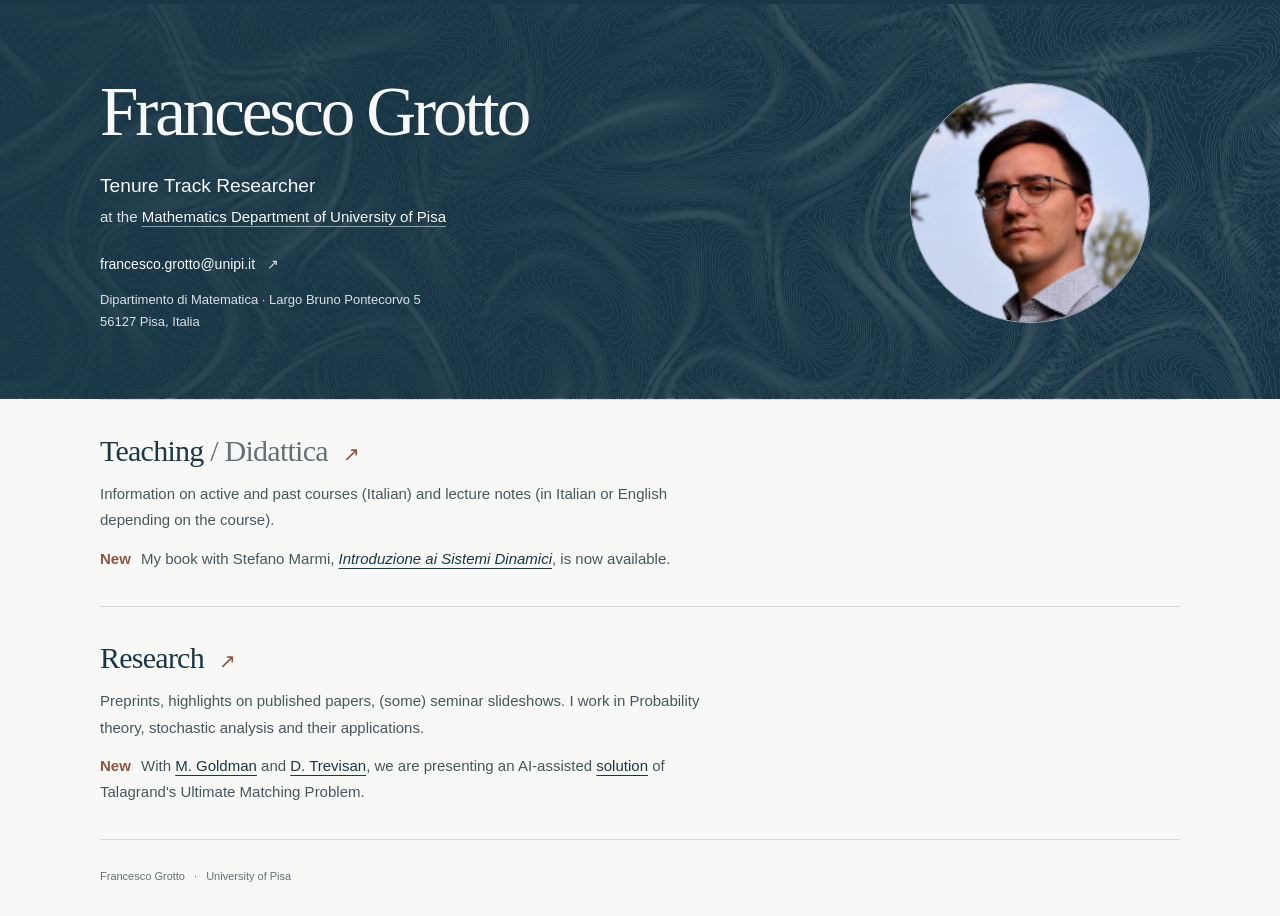
<file: index.html>
<!doctype html>
<html lang="en">
<head>
  <meta charset="utf-8">
  <meta name="viewport" content="width=device-width, initial-scale=1">
  <meta name="description" content="Francesco Grotto, Tenure Track Researcher at the University of Pisa. Probability theory, stochastic analysis and mathematical fluid dynamics.">
  <meta name="theme-color" content="#193746">
  <title translate="no">Francesco Grotto | University of Pisa</title>
  <link rel="icon" href="assets/favicon.svg" type="image/svg+xml">
  <link rel="stylesheet" href="assets/style.css">
</head>
<body class="home">
  <a class="skip-link" href="#main">Skip to content</a>
  <main id="main">
    <div class="vorticity-band">
      <section class="profile site-shell" aria-labelledby="profile-name">
        <div class="profile-identity">
          <h1 id="profile-name" class="notranslate" translate="no">Francesco Grotto</h1>
        </div>
        <div class="profile-details">
          <p class="profile-role">Tenure Track Researcher</p>
          <p class="profile-affiliation">at the <a href="https://www.dm.unipi.it/">Mathematics Department of University of Pisa</a></p>
          <address class="profile-contact">
            <a class="email-link" href="mailto:francesco.grotto@unipi.it">francesco.grotto@unipi.it <span aria-hidden="true">↗</span></a>
            <span>Dipartimento di Matematica · Largo Bruno Pontecorvo 5<br>56127 Pisa, Italia</span>
          </address>
        </div>
        <figure class="portrait">
          <img src="assets/portrait.jpg" alt="Portrait of Francesco Grotto" width="240" height="240" fetchpriority="high">
         </figure>
      </section>
    </div>

    <div class="site-shell">
      <div class="home-sections">
        <section class="home-section" aria-labelledby="teaching-title">
          <div class="home-section-copy">
            <h2 id="teaching-title"><a href="teaching.html">Teaching <span class="title-translation" lang="it">/ Didattica</span><span class="section-arrow" aria-hidden="true">↗</span></a></h2>
            <p>Information on active and past courses (Italian) and lecture notes (in Italian or English depending on the course).</p>
            <p class="home-news"><strong>New</strong> My book with Stefano Marmi, <a href="https://edizioni.sns.it/prodotto/introduzione-ai-sistemi-dinamici/"><cite lang="it">Introduzione ai Sistemi Dinamici</cite></a>, is now available.</p>
          </div>
        </section>
        <section class="home-section" aria-labelledby="research-title">
          <div class="home-section-copy">
            <h2 id="research-title"><a href="research.html">Research<span class="section-arrow" aria-hidden="true">↗</span></a></h2>
            <p>Preprints, highlights on published papers, (some) seminar slideshows. I work in Probability theory, stochastic analysis and their applications. </p>
            <p class="home-news"><strong>New</strong> With <a href="https://www.cmap.polytechnique.fr/~michael.goldman/">M. Goldman</a> and <a href="https://web.dm.unipi.it/trevisan/it/">D. Trevisan</a>, we are presenting an AI-assisted <a href="https://hexagonmath.org/2611.00294v1">solution</a> of Talagrand's Ultimate Matching Problem.</p>
          </div>
        </section>
      </div>
    </div>
  </main>

  <footer class="site-footer site-shell">
    <p><bdi class="notranslate" translate="no">Francesco Grotto</bdi> <span aria-hidden="true">·</span> University of Pisa</p>
  </footer>
</body>
</html>
</file>
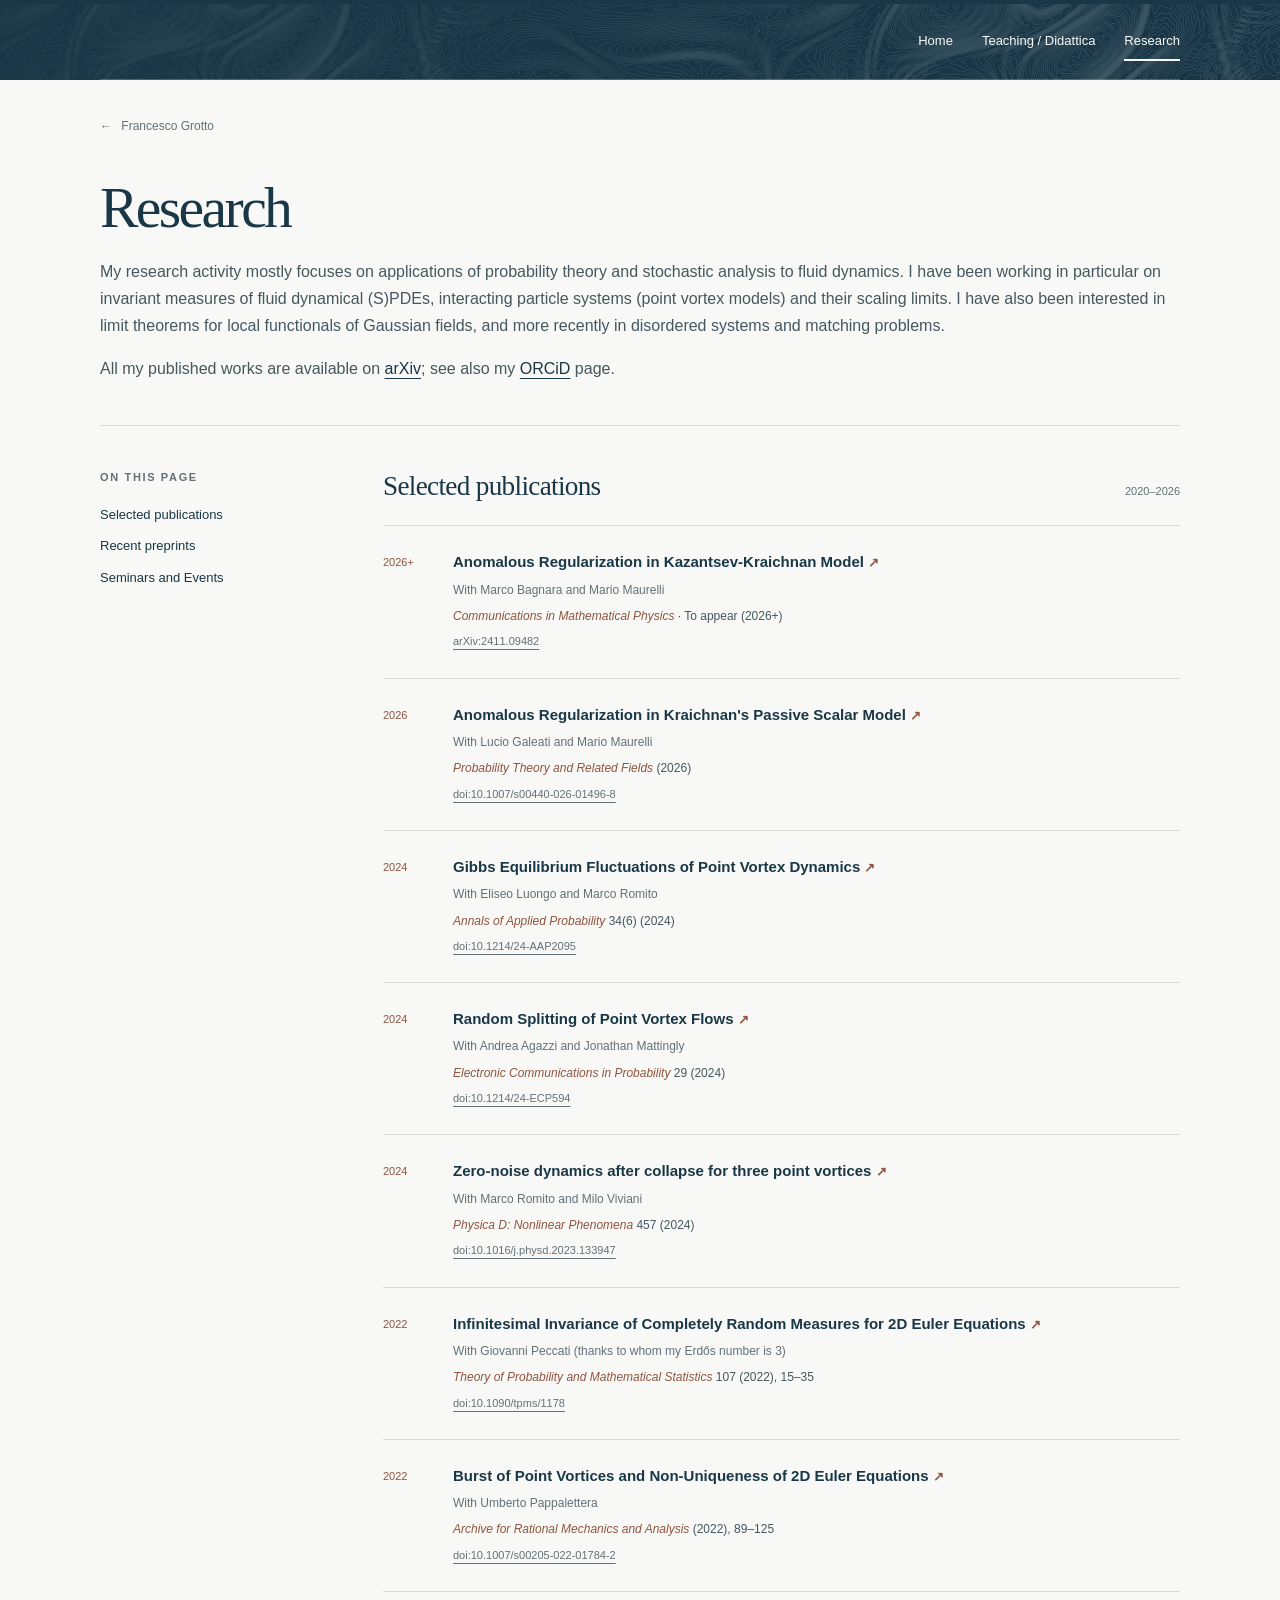
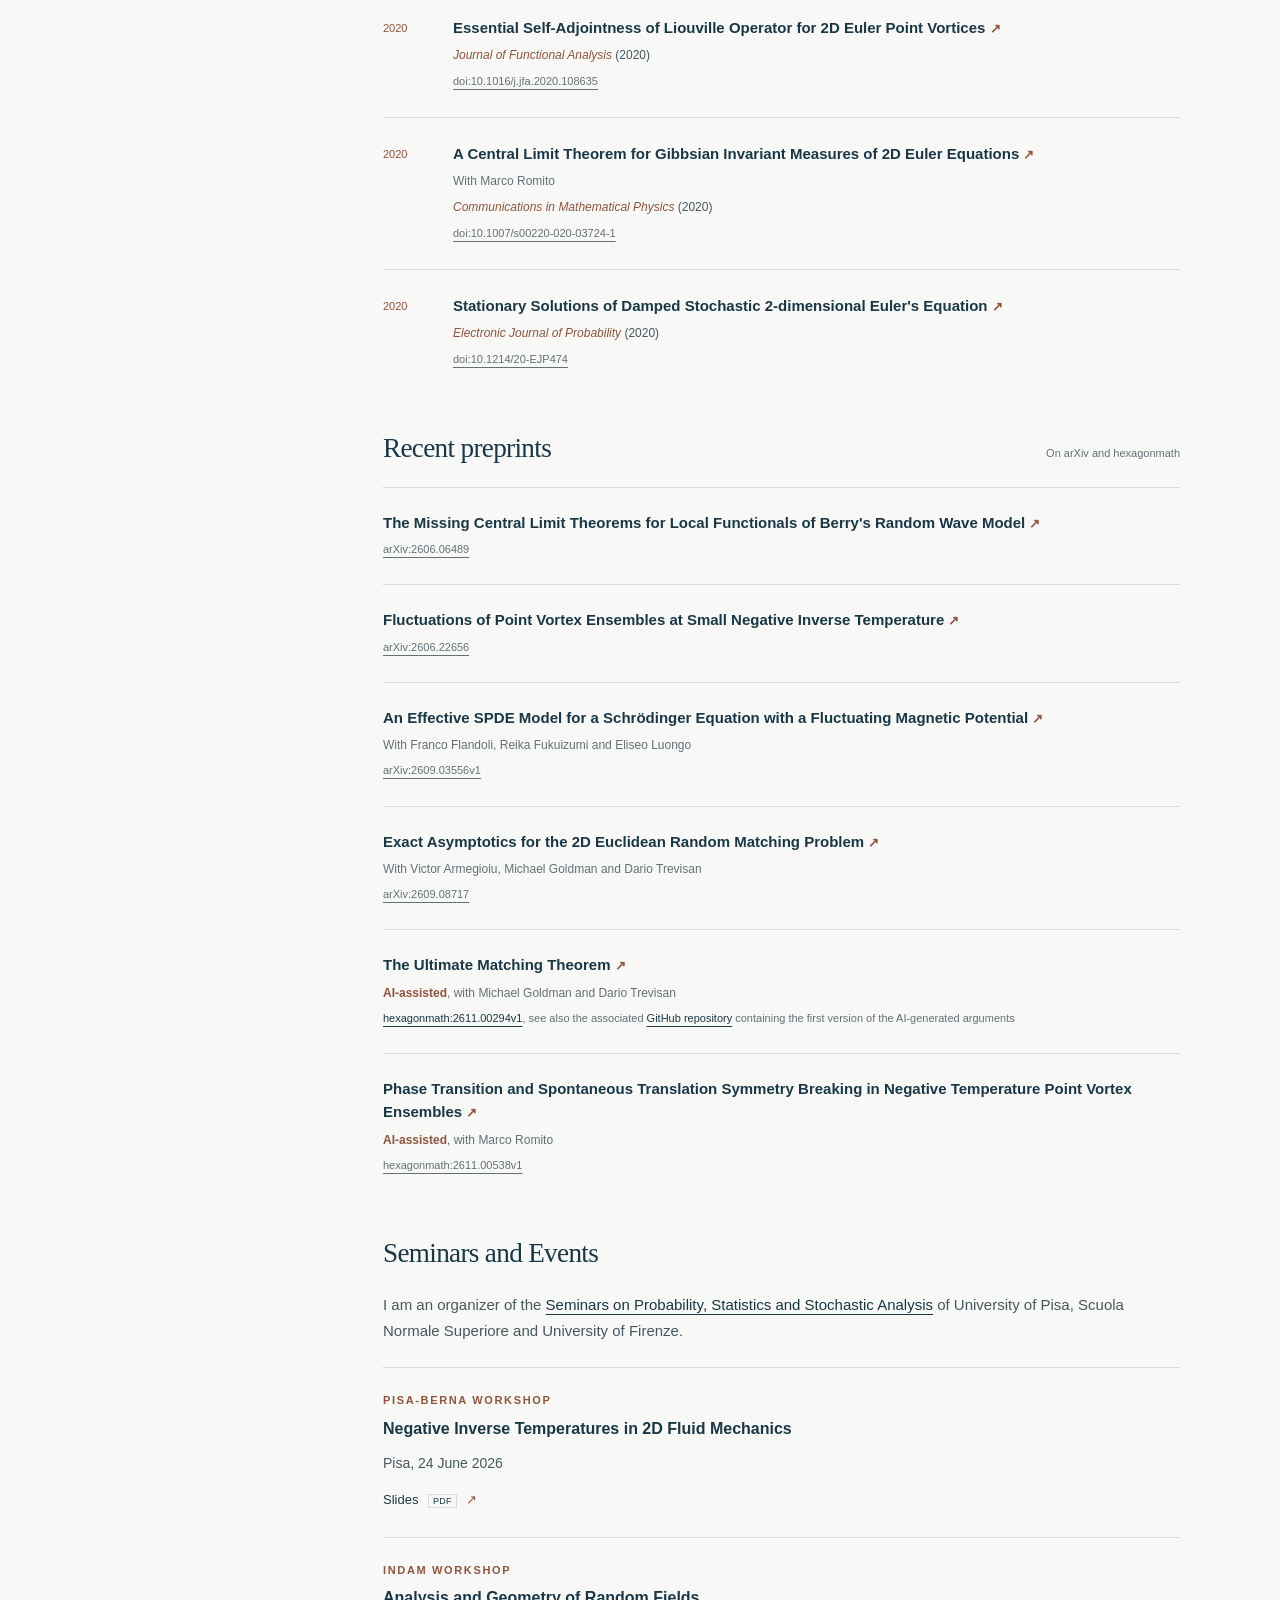
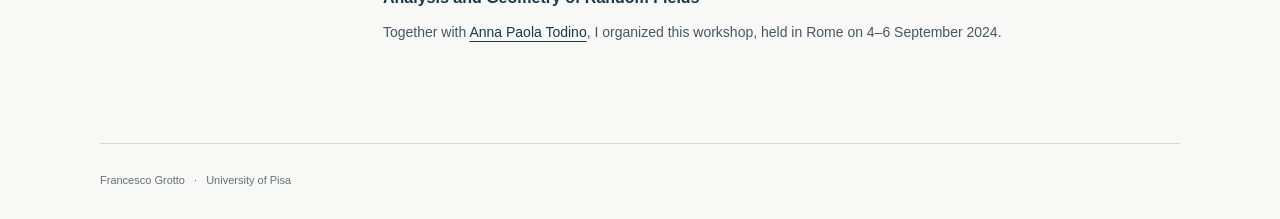
<file: research.html>
<!doctype html>
<html lang="en">
<head>
  <meta charset="utf-8">
  <meta name="viewport" content="width=device-width, initial-scale=1">
  <meta name="description" content="Research interests and selected publications of Francesco Grotto: probability theory, stochastic analysis, fluid dynamics and interacting particle systems.">
  <meta name="theme-color" content="#193746">
  <title translate="no">Research | Francesco Grotto</title>
  <link rel="icon" href="assets/favicon.svg" type="image/svg+xml">
  <link rel="stylesheet" href="assets/style.css">
</head>
<body>
  <a class="skip-link" href="#main">Skip to content</a>
  <div class="vorticity-band navigation-band">
    <header class="site-header site-shell">
      <nav aria-label="Main navigation">
        <a href="index.html">Home</a>
        <a href="teaching.html" lang="it">Teaching / Didattica</a>
        <a href="research.html" aria-current="page">Research</a>
      </nav>
    </header>
  </div>

  <div class="site-shell">
    <main id="main">
      <div class="page-heading">
        <a class="back-link notranslate" translate="no" href="index.html"><span aria-hidden="true">←</span> Francesco Grotto</a>
        <h1>Research</h1>
        <div class="page-intro">
          <p>My research activity mostly focuses on applications of probability theory and stochastic analysis to fluid dynamics. I have been working in particular on invariant measures of fluid dynamical (S)PDEs, interacting particle systems (point vortex models) and their scaling limits. I have also been interested in limit theorems for local functionals of Gaussian fields, and more recently in disordered systems and matching problems.</p>
          <p>All my published works are available on <a href="https://arxiv.org/search/?query=Grotto%2C+Francesco&amp;searchtype=author">arXiv</a>; see also my <a href="https://orcid.org/0000-0002-8689-4863">ORCiD</a> page.</p>
        </div>
      </div>

      <div class="page-layout">
        <aside class="page-sidebar" aria-label="Page contents">
          <p class="eyebrow">On this page</p>
          <nav aria-label="Research sections">
            <a href="#selected-publications">Selected publications</a>
            <a href="#recent-preprints">Recent preprints</a>
            <a href="#seminars-and-events">Seminars and Events</a>
          </nav>
        </aside>

        <div class="page-content">
          <section class="publications-section" id="selected-publications" aria-labelledby="publications-title">
            <div class="section-heading">
              <h2 id="publications-title">Selected publications</h2>
              <span class="section-note">2020–2026</span>
            </div>
            <ol class="publication-list" aria-label="Selected publications, most recent first">
              <li class="publication">
                <span class="publication-year">2026+</span>
                <div>
                  <h3><a href="https://arxiv.org/abs/2411.09482">Anomalous Regularization in Kazantsev-Kraichnan Model <span aria-hidden="true">↗</span></a></h3>
                  <p class="publication-authors">With <a href="https://marcobagnara.github.io/">Marco Bagnara</a> and <a href="https://sites.google.com/unipi.it/mariomaurelli/homepage">Mario Maurelli</a></p>
                  <p class="publication-venue"><cite>Communications in Mathematical Physics</cite> · To appear (2026+)</p>
                  <a class="publication-source" href="https://arxiv.org/abs/2411.09482">arXiv:2411.09482</a>
                </div>
              </li>
              <li class="publication">
                <span class="publication-year">2026</span>
                <div>
                  <h3><a href="https://doi.org/10.1007/s00440-026-01496-8">Anomalous Regularization in Kraichnan's Passive Scalar Model <span aria-hidden="true">↗</span></a></h3>
                  <p class="publication-authors">With <a href="https://sites.google.com/view/lucio-galeati-math/home">Lucio Galeati</a> and <a href="https://sites.google.com/unipi.it/mariomaurelli/homepage">Mario Maurelli</a></p>
                  <p class="publication-venue"><cite>Probability Theory and Related Fields</cite> (2026)</p>
                  <a class="publication-source" href="https://doi.org/10.1007/s00440-026-01496-8">doi:10.1007/s00440-026-01496-8</a>
                </div>
              </li>
              <li class="publication">
                <span class="publication-year">2024</span>
                <div>
                  <h3><a href="https://projecteuclid.org/journals/annals-of-applied-probability/volume-34/issue-6/Gibbs-equilibrium-fluctuations-of-point-vortex-dynamics/10.1214/24-AAP2095.short">Gibbs Equilibrium Fluctuations of Point Vortex Dynamics <span aria-hidden="true">↗</span></a></h3>
                  <p class="publication-authors">With Eliseo Luongo and <a href="https://people.dm.unipi.it/romito/">Marco Romito</a></p>
                  <p class="publication-venue"><cite>Annals of Applied Probability</cite> 34(6) (2024)</p>
                  <a class="publication-source" href="https://projecteuclid.org/journals/annals-of-applied-probability/volume-34/issue-6/Gibbs-equilibrium-fluctuations-of-point-vortex-dynamics/10.1214/24-AAP2095.short">doi:10.1214/24-AAP2095</a>
                </div>
              </li>
              <li class="publication">
                <span class="publication-year">2024</span>
                <div>
                  <h3><a href="https://doi.org/10.1214/24-ECP594">Random Splitting of Point Vortex Flows <span aria-hidden="true">↗</span></a></h3>
                  <p class="publication-authors">With <a href="https://people.dm.unipi.it/agazzi/">Andrea Agazzi</a> and <a href="https://scholars.duke.edu/person/jonathan.mattingly">Jonathan Mattingly</a></p>
                  <p class="publication-venue"><cite>Electronic Communications in Probability</cite> 29 (2024)</p>
                  <a class="publication-source" href="https://doi.org/10.1214/24-ECP594">doi:10.1214/24-ECP594</a>
                </div>
              </li>
              <li class="publication">
                <span class="publication-year">2024</span>
                <div>
                  <h3><a href="https://doi.org/10.1016/j.physd.2023.133947">Zero-noise dynamics after collapse for three point vortices <span aria-hidden="true">↗</span></a></h3>
                  <p class="publication-authors">With <a href="https://people.dm.unipi.it/romito/">Marco Romito</a> and <a href="https://miloviviani.wordpress.com/">Milo Viviani</a></p>
                  <p class="publication-venue"><cite>Physica D: Nonlinear Phenomena</cite> 457 (2024)</p>
                  <a class="publication-source" href="https://doi.org/10.1016/j.physd.2023.133947">doi:10.1016/j.physd.2023.133947</a>
                </div>
              </li>
              <li class="publication">
                <span class="publication-year">2022</span>
                <div>
                  <h3><a href="https://doi.org/10.1090/tpms/1178">Infinitesimal Invariance of Completely Random Measures for 2D Euler Equations <span aria-hidden="true">↗</span></a></h3>
                  <p class="publication-authors">With <a href="https://sites.google.com/site/giovannipeccati/home">Giovanni Peccati</a> (thanks to whom my Erdős number is 3)</p>
                  <p class="publication-venue"><cite>Theory of Probability and Mathematical Statistics</cite> 107 (2022), 15–35</p>
                  <a class="publication-source" href="https://doi.org/10.1090/tpms/1178">doi:10.1090/tpms/1178</a>
                </div>
              </li>
              <li class="publication">
                <span class="publication-year">2022</span>
                <div>
                  <h3><a href="https://doi.org/10.1007/s00205-022-01784-2">Burst of Point Vortices and Non-Uniqueness of 2D Euler Equations <span aria-hidden="true">↗</span></a></h3>
                  <p class="publication-authors">With Umberto Pappalettera</p>
                  <p class="publication-venue"><cite>Archive for Rational Mechanics and Analysis</cite> (2022), 89–125</p>
                  <a class="publication-source" href="https://doi.org/10.1007/s00205-022-01784-2">doi:10.1007/s00205-022-01784-2</a>
                </div>
              </li>
              <li class="publication">
                <span class="publication-year">2020</span>
                <div>
                  <h3><a href="https://doi.org/10.1016/j.jfa.2020.108635">Essential Self-Adjointness of Liouville Operator for 2D Euler Point Vortices <span aria-hidden="true">↗</span></a></h3>
                  <p class="publication-venue"><cite>Journal of Functional Analysis</cite> (2020)</p>
                  <a class="publication-source" href="https://doi.org/10.1016/j.jfa.2020.108635">doi:10.1016/j.jfa.2020.108635</a>
                </div>
              </li>
              <li class="publication">
                <span class="publication-year">2020</span>
                <div>
                  <h3><a href="https://doi.org/10.1007/s00220-020-03724-1">A Central Limit Theorem for Gibbsian Invariant Measures of 2D Euler Equations <span aria-hidden="true">↗</span></a></h3>
                  <p class="publication-authors">With <a href="https://people.dm.unipi.it/romito/">Marco Romito</a></p>
                  <p class="publication-venue"><cite>Communications in Mathematical Physics</cite> (2020)</p>
                  <a class="publication-source" href="https://doi.org/10.1007/s00220-020-03724-1">doi:10.1007/s00220-020-03724-1</a>
                </div>
              </li>
              <li class="publication">
                <span class="publication-year">2020</span>
                <div>
                  <h3><a href="https://doi.org/10.1214/20-EJP474">Stationary Solutions of Damped Stochastic 2-dimensional Euler's Equation <span aria-hidden="true">↗</span></a></h3>
                  <p class="publication-venue"><cite>Electronic Journal of Probability</cite> (2020)</p>
                  <a class="publication-source" href="https://doi.org/10.1214/20-EJP474">doi:10.1214/20-EJP474</a>
                </div>
              </li>
            </ol>
          </section>

          <section class="preprints-section" id="recent-preprints" aria-labelledby="preprints-title">
            <div class="section-heading">
              <h2 id="preprints-title">Recent preprints</h2>
              <span class="section-note">On arXiv and hexagonmath</span>
            </div>
            <ul class="preprint-list">
              <li>
                <h3><a href="https://arxiv.org/abs/2606.06489">The Missing Central Limit Theorems for Local Functionals of Berry's Random Wave Model <span aria-hidden="true">↗</span></a></h3>
                <a class="publication-source" href="https://arxiv.org/abs/2606.06489">arXiv:2606.06489</a>
              </li>
              <li>
                <h3><a href="https://arxiv.org/abs/2606.22656">Fluctuations of Point Vortex Ensembles at Small Negative Inverse Temperature <span aria-hidden="true">↗</span></a></h3>
                <a class="publication-source" href="https://arxiv.org/abs/2606.22656">arXiv:2606.22656</a>
              </li>
              <li>
                <h3><a href="https://arxiv.org/abs/2609.03556v1">An Effective SPDE Model for a Schrödinger Equation with a Fluctuating Magnetic Potential <span aria-hidden="true">↗</span></a></h3>
                <p class="publication-authors">With <a href="https://sites.google.com/sns.it/franco-flandoli/home-page">Franco Flandoli</a>, <a href="https://w-rdb.waseda.jp/html/100003634_en.html">Reika Fukuizumi</a> and Eliseo Luongo</p>
                <a class="publication-source" href="https://arxiv.org/abs/2609.03556v1">arXiv:2609.03556v1</a>
              </li>
              <li>
                <h3><a href="https://arxiv.org/abs/2609.08717">Exact Asymptotics for the 2D Euclidean Random Matching Problem <span aria-hidden="true">↗</span></a></h3>
                <p class="publication-authors">With <a href="https://scholar.google.com/citations?user=Z60sWWUAAAAJ&amp;hl=en">Victor Armegioiu</a>, <a href="https://www.cmap.polytechnique.fr/~michael.goldman/">Michael Goldman</a> and <a href="https://web.dm.unipi.it/trevisan/it/">Dario Trevisan</a></p>
                <a class="publication-source" href="https://arxiv.org/abs/2609.08717">arXiv:2609.08717</a>
              </li>
              <li>
                <h3><a href="https://hexagonmath.org/2611.00294v1">The Ultimate Matching Theorem <span aria-hidden="true">↗</span></a></h3>
                <p class="publication-authors"><strong style="color: var(--accent);">AI-assisted</strong>, with <a href="https://www.cmap.polytechnique.fr/~michael.goldman/">Michael Goldman</a> and <a href="https://web.dm.unipi.it/trevisan/it/">Dario Trevisan</a></p>
                <p class="publication-source"><a href="https://hexagonmath.org/2611.00294v1">hexagonmath:2611.00294v1</a>, see also the associated <a href="https://github.com/grottofrancesco/UltimateMatchingTheorem">GitHub repository</a> containing the first version of the AI-generated arguments</p>
              </li>
              <li>
                <h3><a href="https://hexagonmath.org/2611.00538v1">Phase Transition and Spontaneous Translation Symmetry Breaking in Negative Temperature Point Vortex Ensembles <span aria-hidden="true">↗</span></a></h3>
                <p class="publication-authors"><strong style="color: var(--accent);">AI-assisted</strong>, with <a href="https://people.dm.unipi.it/romito/">Marco Romito</a></p>
                <a class="publication-source" href="https://hexagonmath.org/2611.00538v1">hexagonmath:2611.00538v1</a>
              </li>
            </ul>
          </section>
          <section class="events-section" id="seminars-and-events" aria-labelledby="events-title">
            <div class="section-heading">
              <h2 id="events-title">Seminars and Events</h2>
            </div>
            <p class="events-intro">I am an organizer of the <a href="https://sites.google.com/unipi.it/spass">Seminars on Probability, Statistics and Stochastic Analysis</a> of University of Pisa, Scuola Normale Superiore and University of Firenze.</p>
            <article class="seminar" aria-labelledby="pisa-berna-seminar-title">
              <p class="eyebrow">Pisa-Berna Workshop</p>
              <h3 id="pisa-berna-seminar-title">Negative Inverse Temperatures in 2D Fluid Mechanics</h3>
              <p class="seminar-description">Pisa, <time datetime="2026-06-24">24 June 2026</time></p>
              <a class="text-link" href="PiBe.pdf">Slides <span class="file-type">PDF</span> <span aria-hidden="true">↗</span></a>
            </article>
            <article class="seminar" aria-labelledby="random-fields-workshop-title">
              <p class="eyebrow">INdAM workshop</p>
              <h3 id="random-fields-workshop-title">Analysis and Geometry of Random Fields</h3>
              <p class="seminar-description">Together with <a href="https://sites.google.com/view/anna-paola-todino/home">Anna Paola Todino</a>, I organized this workshop, held in Rome on <time datetime="2024-09-04">4</time>–<time datetime="2024-09-06">6 September 2024</time>.</p>
            </article>
          </section>
        </div>
      </div>
    </main>

    <footer class="site-footer">
      <p><bdi class="notranslate" translate="no">Francesco Grotto</bdi> <span aria-hidden="true">·</span> University of Pisa</p>
    </footer>
  </div>
</body>
</html>
</file>
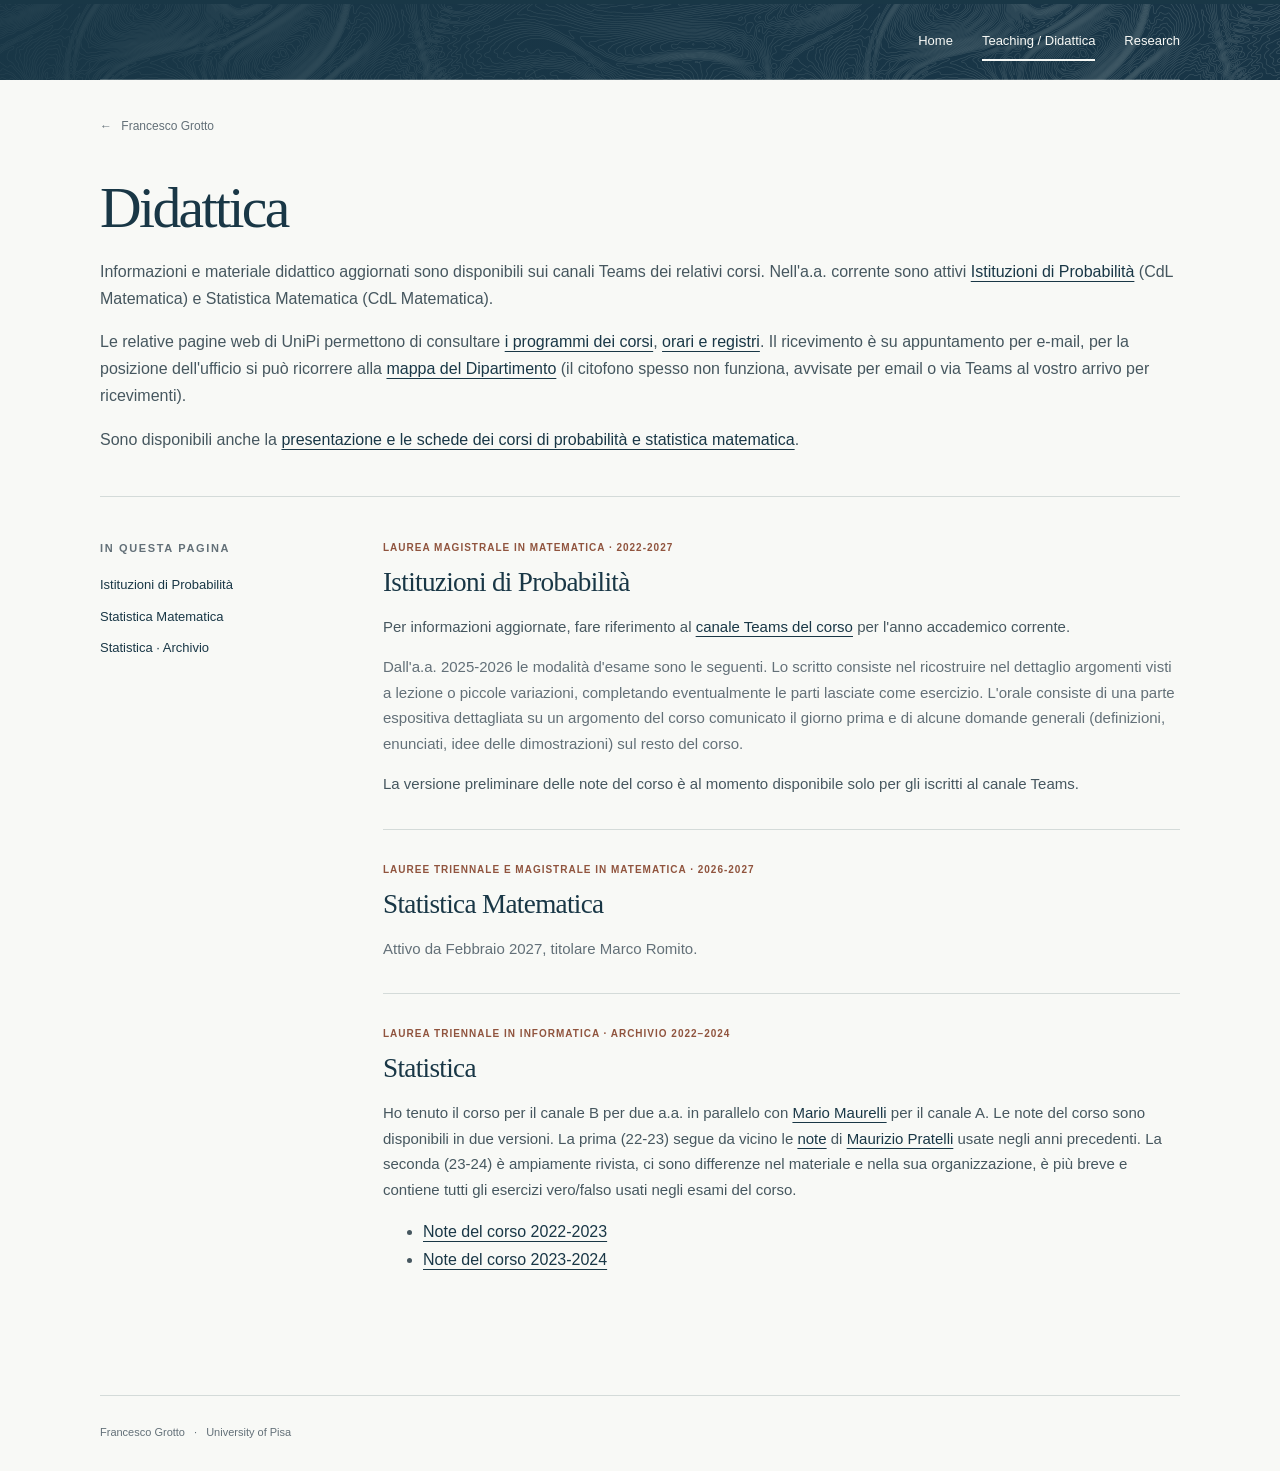
<file: teaching.html>
<!doctype html>
<html lang="it">
<head>
  <meta charset="utf-8">
  <meta name="viewport" content="width=device-width, initial-scale=1">
  <meta name="description" content="Didattica di Francesco Grotto all’Università di Pisa. Informazioni su Istituzioni di Probabilità e Statistica Matematica e dispense di Statistica.">
  <meta name="theme-color" content="#193746">
  <title translate="no">Teaching / Didattica | Francesco Grotto</title>
  <link rel="icon" href="assets/favicon.svg" type="image/svg+xml">
  <link rel="stylesheet" href="assets/style.css">
</head>
<body>
  <a class="skip-link" href="#main">Vai al contenuto</a>
  <div class="vorticity-band navigation-band">
    <header class="site-header site-shell">
      <nav aria-label="Navigazione principale">
        <a href="index.html">Home</a>
        <a href="teaching.html" aria-current="page">Teaching / Didattica</a>
        <a href="research.html" lang="en">Research</a>
      </nav>
    </header>
  </div>

  <div class="site-shell">
    <main id="main">
      <div class="page-heading">
        <a class="back-link notranslate" translate="no" href="index.html"><span aria-hidden="true">←</span> Francesco Grotto</a>
        <h1>Didattica</h1>
        <div class="page-intro">
          <p>Informazioni e materiale didattico aggiornati sono disponibili sui canali Teams dei relativi corsi. Nell'a.a. corrente sono attivi <a href="https://teams.microsoft.com/l/team/19%3AoGR5C5LARMfGnniZ84ty7RolMcPY24g0rEkxRnKcB5Q1%40thread.tacv2/conversations?groupId=bdd1431b-97e1-4136-b15f-193c6a3411d0&amp;tenantId=c7456b31-a220-47f5-be52-473828670aa1">Istituzioni di Probabilità</a> (CdL Matematica) e Statistica Matematica (CdL Matematica).</p>
          <p>Le relative pagine web di UniPi permettono di consultare <a href="https://unipi.coursecatalogue.cineca.it/">i programmi dei corsi</a>, <a href="https://www.unipi.it/ateneo/organizzazione/persone/francesco-grotto-152544/">orari e registri</a>. Il ricevimento è su appuntamento per e-mail, per la posizione dell'ufficio si può ricorrere alla <a href="https://www.dm.unipi.it/mappa/">mappa del Dipartimento</a> (il citofono spesso non funziona, avvisate per email o via Teams al vostro arrivo per ricevimenti).</p>
          <p>Sono disponibili anche la <a href="https://manage.dm.unipi.it/process/document/6ab2307ad052f347a9f016d9">presentazione e le schede dei corsi di probabilità e statistica matematica</a>.</p>
        </div>
      </div>

      <div class="page-layout">
        <aside class="page-sidebar" aria-label="Indice della pagina">
          <p class="eyebrow">In questa pagina</p>
          <nav aria-label="Corsi">
            <a href="#istituzioni-di-probabilita">Istituzioni di Probabilità</a>
            <a href="#statistica-matematica">Statistica Matematica</a>
            <a href="#statistica">Statistica · Archivio</a>
          </nav>
        </aside>

        <div class="page-content">
          <section class="course" id="istituzioni-di-probabilita" aria-labelledby="probabilita-title">
            <p class="eyebrow">Laurea Magistrale in Matematica <span aria-hidden="true">·</span> 2022-2027</p>
            <h2 id="probabilita-title">Istituzioni di Probabilità</h2>
            <p>Per informazioni aggiornate, fare riferimento al <a href="https://teams.microsoft.com/l/team/19%3AoGR5C5LARMfGnniZ84ty7RolMcPY24g0rEkxRnKcB5Q1%40thread.tacv2/conversations?groupId=bdd1431b-97e1-4136-b15f-193c6a3411d0&amp;tenantId=c7456b31-a220-47f5-be52-473828670aa1">canale Teams del corso</a> per l'anno accademico corrente.</p>
	<p class="placeholder-copy">Dall'a.a. 2025-2026 le modalità d'esame sono le seguenti. Lo scritto consiste nel ricostruire nel dettaglio argomenti visti a lezione o piccole variazioni, completando eventualmente le parti lasciate come esercizio. L'orale consiste di una parte espositiva dettagliata su un argomento del corso comunicato il giorno prima e di alcune domande generali (definizioni, enunciati, idee delle dimostrazioni) sul resto del corso.</p>
            <p>La versione preliminare delle note del corso è al momento disponibile solo per gli iscritti al canale Teams.</p>
          </section>

          <section class="course" id="statistica-matematica" aria-labelledby="statistica-matematica-title">
            <p class="eyebrow">Lauree Triennale e Magistrale in Matematica <span aria-hidden="true">·</span> 2026-2027</p>
            <h2 id="statistica-matematica-title">Statistica Matematica</h2>
            <p class="placeholder-copy">Attivo da Febbraio 2027, titolare Marco Romito.</p>
          </section>

          <section class="course" id="statistica" aria-labelledby="statistica-title">
            <p class="eyebrow">Laurea Triennale in Informatica <span aria-hidden="true">·</span> Archivio 2022–2024</p>
            <h2 id="statistica-title">Statistica</h2>
            <p>Ho tenuto il corso per il canale B per due a.a. in parallelo con <a href="https://sites.google.com/unipi.it/mariomaurelli/homepage">Mario Maurelli</a> per il canale A. Le note del corso sono disponibili in due versioni. La prima (22-23) segue da vicino le <a href="https://pagine.dm.unipi.it/bonanno/Compiti/note-statistica.pdf">note</a> di <a href="https://web.dm.unipi.it/pratelli/">Maurizio Pratelli</a> usate negli anni precedenti. La seconda (23-24) è ampiamente rivista, ci sono differenze nel materiale e nella sua organizzazione, è più breve e contiene tutti gli esercizi vero/falso usati negli esami del corso.</p>
            <ul>
              <li><a href="2223.pdf?v=a676f55">Note del corso 2022-2023</a></li>
              <li><a href="2324.pdf">Note del corso 2023-2024</a></li>
            </ul>
          </section>

        </div>
      </div>
    </main>

    <footer class="site-footer">
      <p><bdi class="notranslate" translate="no">Francesco Grotto</bdi> <span aria-hidden="true">·</span> University of Pisa</p>
    </footer>
  </div>
</body>
</html>
</file>
<file: assets/style.css>
:root {
  color-scheme: light;
  --paper: #f8f9f6;
  --ink: #193746;
  --body: #46575f;
  --muted: #637078;
  --rule: #d4dbd9;
  --accent: #90543e;
  --band-text: #f8f9f6;
  --band-muted: #d7e2e6;
  --serif: Georgia, 'Times New Roman', serif;
  --sans: 'Segoe UI', -apple-system, BlinkMacSystemFont, Arial, sans-serif;
}

* { box-sizing: border-box; }
html { scroll-behavior: smooth; scroll-padding-top: 2rem; }
body { margin: 0; background: var(--paper); color: var(--body); font-family: var(--sans); font-size: 16px; line-height: 1.7; -webkit-font-smoothing: antialiased; }
body::before { display: block; height: 4px; background: var(--ink); content: ''; }
::selection { background: #dbe6e7; color: var(--ink); }
a { color: var(--ink); text-decoration-thickness: 1px; text-underline-offset: 4px; }
a:hover { color: var(--accent); }
a:focus-visible { outline: 2px solid var(--accent); outline-offset: 5px; border-radius: 1px; }
p, h1, h2, h3, figure { margin: 0; }
h1, h2, h3 { color: var(--ink); }
h1, h2 { font-family: var(--serif); font-weight: 400; }
h1 { font-size: clamp(3rem, 5.4vw, 4.5rem); line-height: 1.12; letter-spacing: -0.045em; }
h2 { font-size: 1.9rem; line-height: 1.25; letter-spacing: -0.025em; }
h3 { font-size: 1rem; font-weight: 600; line-height: 1.55; }
img { display: block; max-width: 100%; }
.site-shell { width: min(1080px, calc(100% - 112px)); margin-inline: auto; }
/* The source field is periodic: keep a fixed-size repeating tile, without stretching.
   A navy overlay harmonises the source blue and quietens the lines behind text. */
.vorticity-band {
  color: var(--band-muted);
  background-color: var(--ink);
  background-image: linear-gradient(90deg, rgba(25, 55, 70, 0.94), rgba(25, 55, 70, 0.88) 52%, rgba(25, 55, 70, 0.82)), url('vorticity-contours.png');
  background-size: auto, 800px 800px;
  background-repeat: no-repeat, repeat;
  background-position: center, center;
}
.vorticity-band h1, .vorticity-band .profile-role, .vorticity-band a { color: var(--band-text); }
.vorticity-band .profile-contact > span, .vorticity-band .email-link span { color: var(--band-muted); }
.vorticity-band .profile-affiliation a { text-decoration-color: rgba(248, 249, 246, 0.5); }
.vorticity-band a:hover { color: #fff; text-decoration: underline; }
.vorticity-band a:focus-visible { color: #fff; outline-color: var(--band-text); background-color: rgba(25, 55, 70, 0.75); }
.vorticity-band .portrait img { border-color: rgba(248, 249, 246, 0.6); }
.vorticity-band .site-header { border-bottom-color: rgba(248, 249, 246, 0.22); }
.vorticity-band .site-header nav a[aria-current="page"]::after { background: var(--band-text); }
.site-header { min-height: 76px; display: flex; align-items: center; justify-content: flex-end; border-bottom: 1px solid var(--rule); }
.site-header nav { display: flex; align-items: center; gap: 29px; }
.site-header nav a { position: relative; padding-block: 10px; font-size: 0.8125rem; font-weight: 500; text-decoration: none; white-space: nowrap; }
.site-header nav a[aria-current="page"]::after { position: absolute; height: 2px; background: var(--accent); content: ''; left: 0; right: 0; bottom: 2px; }
.eyebrow { font-size: 0.6875rem; line-height: 1.5; font-weight: 600; text-transform: uppercase; letter-spacing: 0.15em; color: var(--muted); }
.profile { display: grid; grid-template-columns: minmax(0, 1fr) 300px; grid-template-areas: 'identity portrait' 'details portrait'; column-gap: 48px; align-items: center; padding: 69px 0 65px; }
.profile-identity { grid-area: identity; }
.profile-details { grid-area: details; }
.profile-role { font-size: 1.2rem; color: var(--ink); margin-top: 20px; }
.profile-affiliation { font-size: 0.9375rem; margin-top: 1px; }
.profile-affiliation a { text-decoration-color: var(--rule); }
.profile-contact { display: flex; flex-direction: column; gap: 13px; font-size: 0.8125rem; line-height: 1.7; font-style: normal; margin-top: 23px; }
.email-link { align-self: start; font-size: 0.875rem; text-decoration: none; }
.email-link span { padding-left: 8px; color: var(--accent); }
.profile-contact > span { color: var(--muted); }
.portrait { grid-area: portrait; width: 240px; justify-self: center; align-self: center; }
.portrait img { width: 100%; height: auto; aspect-ratio: 1; object-fit: cover; object-position: 50% 35%; border: 1px solid var(--rule); border-radius: 50%; }
.portrait figcaption { font-size: 0.625rem; color: var(--muted); text-transform: uppercase; letter-spacing: 0.12em; margin-top: 11px; text-align: center; }
.home-sections { border-top: 1px solid var(--rule); }
.home-section { padding-block: 32px 34px; border-bottom: 1px solid var(--rule); }
.home-section h2 { font-size: 1.875rem; }
.home-section h2 a { display: inline; text-decoration: none; }
.title-translation { color: var(--muted); }
.section-arrow { display: inline-block; margin-left: 15px; font-family: var(--sans); font-size: 1.25rem; font-weight: 400; color: var(--accent); transition: transform 160ms ease; }
.home-section h2 a:hover .section-arrow { transform: translate(2px, -2px); }
.home-section-copy p { max-width: 620px; font-size: 0.9375rem; line-height: 1.75; margin-top: 12px; }
.home-news strong { color: var(--accent); margin-inline-end: 0.4em; }
.section-note { font-size: 0.6875rem; color: var(--muted); }
.site-footer { display: flex; flex-wrap: wrap; align-items: center; justify-content: space-between; gap: 16px 28px; padding-block: 27px 30px; font-size: 0.6875rem; color: var(--muted); }
.site-footer p span { padding-inline: 6px; }
body:not(.home) .site-footer { margin-top: 74px; border-top: 1px solid var(--rule); }
.page-heading { padding-block: 31px 43px; border-bottom: 1px solid var(--rule); }
.back-link { font-size: 0.75rem; text-decoration: none; color: var(--muted); }
.back-link span { margin-right: 6px; }
.page-heading .eyebrow { margin-top: 38px; margin-bottom: 13px; }
.page-heading .back-link + h1 { margin-top: 38px; }
.page-heading h1 { font-size: clamp(2.8rem, 4.5vw, 3.8rem); }
.page-intro { margin-top: 17px; font-size: 1rem; }
.page-intro p + p { margin-top: 1em; }
.page-layout { display: grid; grid-template-columns: 215px minmax(0, 1fr); column-gap: 68px; padding-top: 43px; align-items: start; }
.page-sidebar { position: sticky; top: 32px; font-size: 0.8125rem; }
.page-sidebar nav { display: flex; flex-direction: column; gap: 12px; margin-top: 19px; }
.page-sidebar nav a { text-decoration: none; line-height: 1.5; }
.sidebar-note { border-top: 1px solid var(--rule); margin-top: 30px; padding-top: 24px; }
.sidebar-note h2 { font-family: var(--sans); font-size: 0.8125rem; font-weight: 600; letter-spacing: 0; line-height: 1.6; margin-bottom: 9px; }
.sidebar-note p { color: var(--muted); font-size: 0.75rem; }
.sidebar-note p a { overflow-wrap: anywhere; }
.sidebar-note .text-link { margin-top: 14px; font-size: 0.75rem; display: inline-block; }
.text-link { font-size: 0.8125rem; text-decoration: none; }
.text-link span[aria-hidden] { color: var(--accent); margin-left: 6px; }
.page-content { min-width: 0; }
.page-content > section { scroll-margin-top: 32px; }
.page-content h2 { font-size: 1.7rem; }
.section-heading { display: flex; flex-wrap: wrap; align-items: baseline; justify-content: space-between; gap: 10px; padding-bottom: 22px; }
.publication-list, .preprint-list { list-style: none; margin: 0; padding: 0; }
.publication { display: grid; grid-template-columns: 50px minmax(0, 1fr); gap: 20px; padding-block: 24px; border-top: 1px solid var(--rule); }
.publication-year { font-size: 0.6875rem; color: var(--accent); font-variant-numeric: tabular-nums; padding-top: 3px; }
.publication h3, .preprint-list h3 { font-size: 0.9375rem; }
.publication h3 a, .preprint-list h3 a { text-decoration: none; }
.publication h3 a span, .preprint-list h3 a span { color: var(--accent); white-space: nowrap; font-size: 0.8125rem; }
.publication-authors { font-size: 0.75rem; color: var(--muted); margin-top: 6px; }
.publication-authors a { color: inherit; text-decoration: none; }
.publication-authors a:hover { color: var(--accent); text-decoration: underline; }
.publication-venue { font-size: 0.75rem; margin-top: 6px; }
.publication-venue cite { color: var(--accent); }
.publication-source { display: inline-block; font-size: 0.6875rem; color: var(--muted); margin-top: 5px; overflow-wrap: anywhere; }
.preprints-section, .events-section { margin-top: 36px; }
.events-intro { font-size: 0.9375rem; margin-bottom: 24px; }
.preprint-list li { border-top: 1px solid var(--rule); padding-block: 23px; }
.seminar { border-top: 1px solid var(--rule); padding-block: 24px; }
.seminar .eyebrow { color: var(--accent); margin-bottom: 8px; }
.seminar-description { font-size: 0.875rem; margin-top: 10px; }
.seminar .text-link { display: inline-block; margin-top: 14px; }
.draft-note { padding: 14px 17px; background: #eef0eb; border-left: 2px solid #a2afa6; font-size: 0.75rem; color: var(--body); margin-bottom: 34px; }
.draft-label { color: var(--ink); font-weight: 600; margin-right: 7px; }
.course { padding-bottom: 32px; }
.course + .course { border-top: 1px solid var(--rule); padding-top: 32px; }
.course .eyebrow { margin-bottom: 10px; font-size: 0.625rem; letter-spacing: 0.1em; color: var(--accent); }
.course > p:not(.eyebrow) { font-size: 0.9375rem; margin-top: 15px; }
.course-details { display: grid; grid-template-columns: 1fr 1fr; gap: 30px; margin-top: 22px; }
.course-details h3 { font-size: 0.8125rem; margin-bottom: 6px; }
.course-details p { font-size: 0.8125rem; }
.placeholder-copy { color: var(--muted); }
.course > .text-link { display: inline-block; margin-top: 23px; }
.file-type { border: 1px solid var(--rule); font-size: 0.5625rem; padding: 1px 4px; margin-left: 6px; letter-spacing: 0.03em; }
.skip-link { position: absolute; left: 20px; top: -100px; padding: 8px 16px; background: var(--ink); color: white; z-index: 10; }
.skip-link:focus { top: 12px; color: white; }

@media (min-width: 1400px) {
  .site-shell { width: min(1120px, calc(100% - 160px)); }
  .profile { padding-block: 82px 76px; }
  .home-section { padding-block: 36px 38px; }
}
@media (max-width: 1000px) {
  .site-shell { width: calc(100% - 72px); }
  .site-header nav { gap: 20px; }
  .profile { grid-template-columns: minmax(0, 1fr) 240px; column-gap: 32px; }
  .page-layout { grid-template-columns: 175px minmax(0, 1fr); column-gap: 38px; }
}
@media (max-width: 720px) {
  .site-shell { width: calc(100% - 40px); }
  .site-header { min-height: 0; padding-block: 17px 13px; }
  .site-header nav { width: 100%; gap: 23px; flex-wrap: wrap; }
  .site-header nav a { font-size: 0.75rem; padding-block: 6px 10px; }
  .profile { grid-template-columns: minmax(0, 1fr) clamp(112px, 24vw, 160px); grid-template-areas: 'identity portrait' 'details details'; column-gap: 20px; padding-block: 43px 38px; }
  .profile h1 { font-size: clamp(2rem, 7.5vw, 3.5rem); }
  .profile-role { margin-top: 21px; font-size: 1.0625rem; }
  .profile-affiliation { max-width: 340px; font-size: 0.8125rem; }
  .profile-contact { font-size: 0.75rem; margin-top: 22px; gap: 14px; }
  .email-link { font-size: 0.8125rem; }
  .portrait { width: 100%; }
  .portrait figcaption { display: none; }
  .home-section { padding-block: 28px; }
  .home-section h2 { font-size: clamp(1.4rem, 4.8vw, 1.8rem); }
  .home-section-copy p { font-size: 0.875rem; margin-top: 10px; }
  .section-arrow { font-size: 1rem; margin-left: 9px; }
  .site-footer { align-items: flex-start; flex-direction: column; gap: 10px; padding-block: 24px; }
  .page-heading { padding-block: 23px 31px; }
  .page-heading .eyebrow { margin-top: 31px; }
  .page-heading .back-link + h1 { margin-top: 31px; }
  .page-heading h1 { font-size: clamp(2.6rem, 8vw, 3.6rem); }
  .page-intro { font-size: 0.9375rem; }
  .page-layout { display: block; padding-top: 25px; }
  .page-sidebar { position: static; padding-bottom: 26px; margin-bottom: 29px; border-bottom: 1px solid var(--rule); }
  .page-sidebar nav { flex-direction: row; flex-wrap: wrap; column-gap: 20px; row-gap: 12px; margin-top: 14px; }
  .sidebar-note { margin-top: 22px; padding-top: 18px; }
  .sidebar-note p { max-width: 430px; }
  .sidebar-note .text-link { margin-top: 10px; }
  .page-content h2 { font-size: 1.6rem; }
  .course-details { gap: 21px; }
  .publication { grid-template-columns: 42px minmax(0, 1fr); gap: 14px; }
  .publication h3, .preprint-list h3 { font-size: 0.9375rem; }
  body:not(.home) .site-footer { margin-top: 42px; }
}
@media (max-width: 380px) {
  .site-header nav { gap: 14px; }
  .site-header nav a { font-size: 0.6875rem; }
  .profile-contact > span { font-size: 0.6875rem; }
  .course-details { grid-template-columns: 1fr; gap: 17px; }
}
@media (prefers-reduced-motion: reduce) {
  html { scroll-behavior: auto; }
  *, *::before, *::after { transition: none !important; }
}
@media print {
  body { background: white; font-size: 11pt; }
  .vorticity-band { background: none; color: var(--body); }
  .vorticity-band h1, .vorticity-band .profile-role, .vorticity-band a { color: var(--ink); }
  .vorticity-band .profile-contact > span, .vorticity-band .email-link span { color: var(--body); }
  .navigation-band { display: none; }
  body::before, .skip-link, .site-header nav, .page-sidebar, .site-footer { display: none; }
  .site-shell { width: 100%; }
  .site-header { min-height: 70px; }
  .page-layout { display: block; }
  .page-heading { padding-block: 20px; }
  .publication, .preprint-list li, .course, .seminar { break-inside: avoid; }
  a { color: inherit; }
}
</file>
